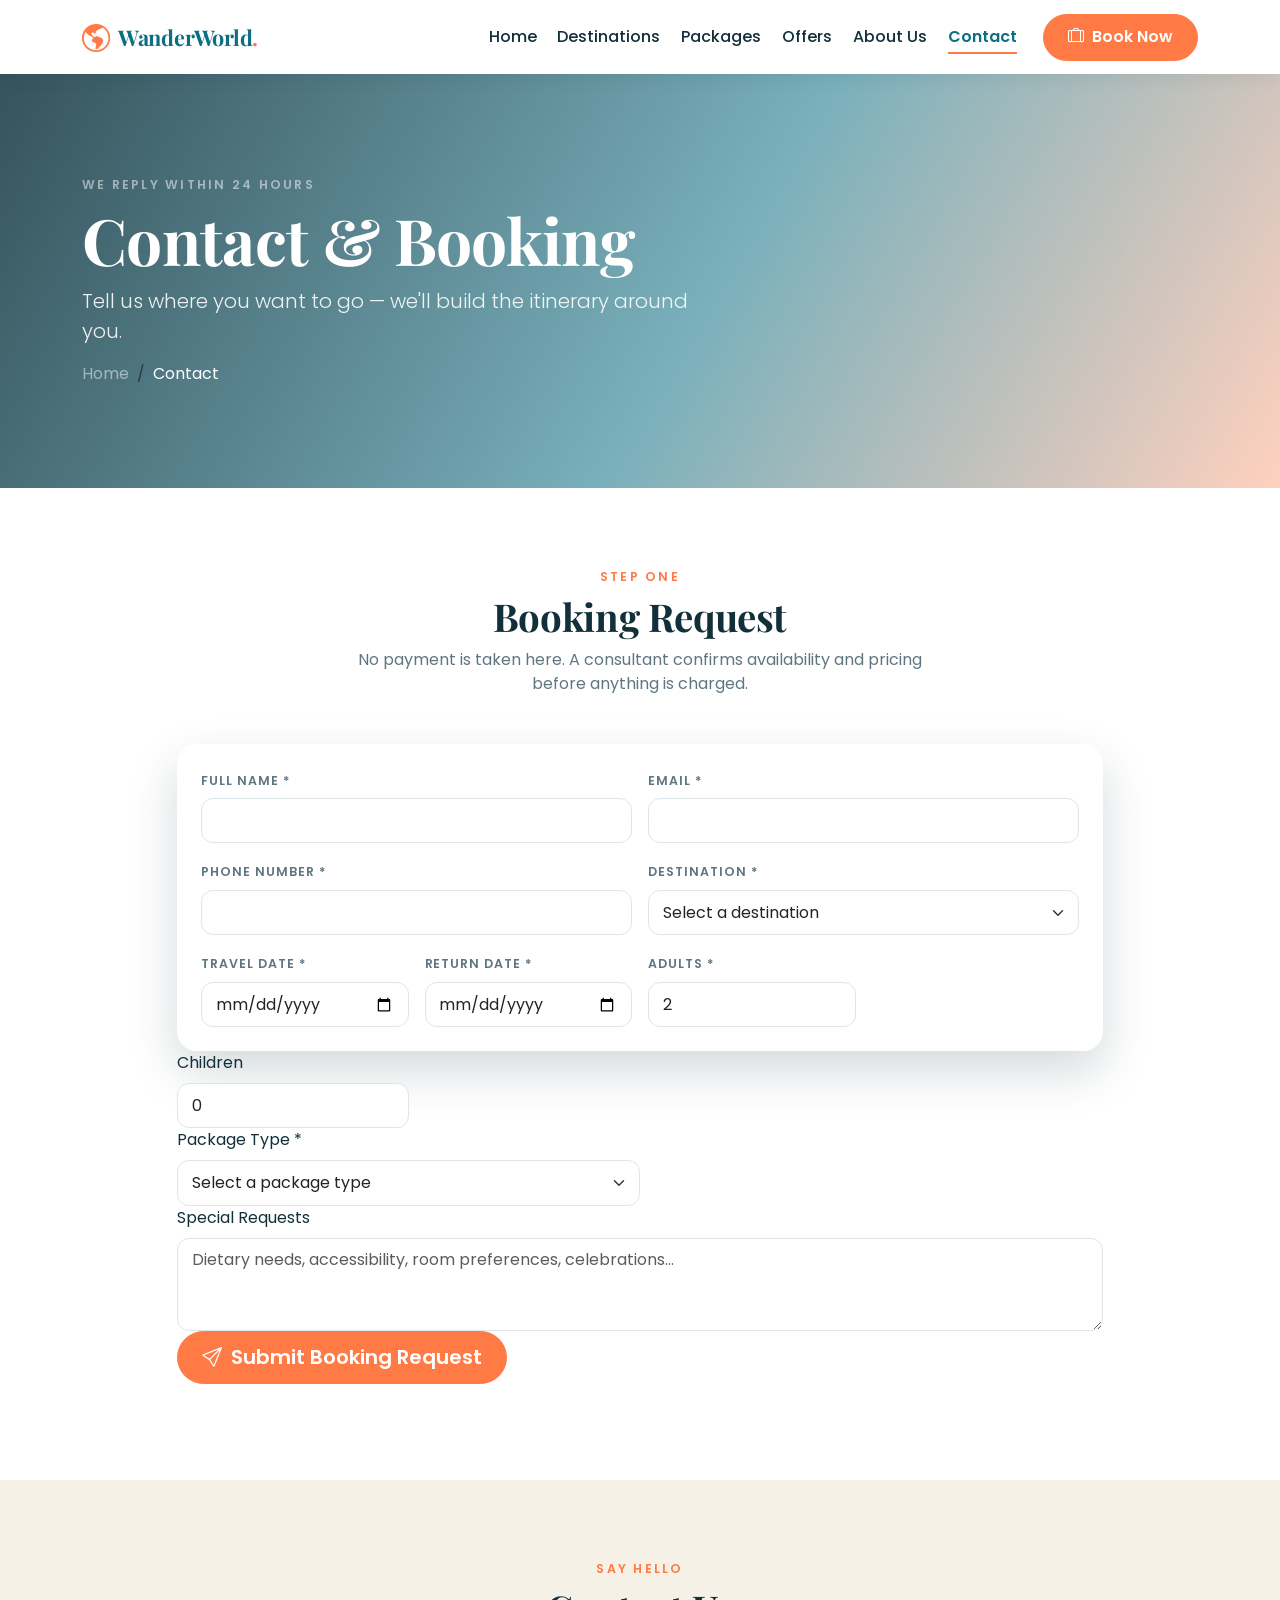
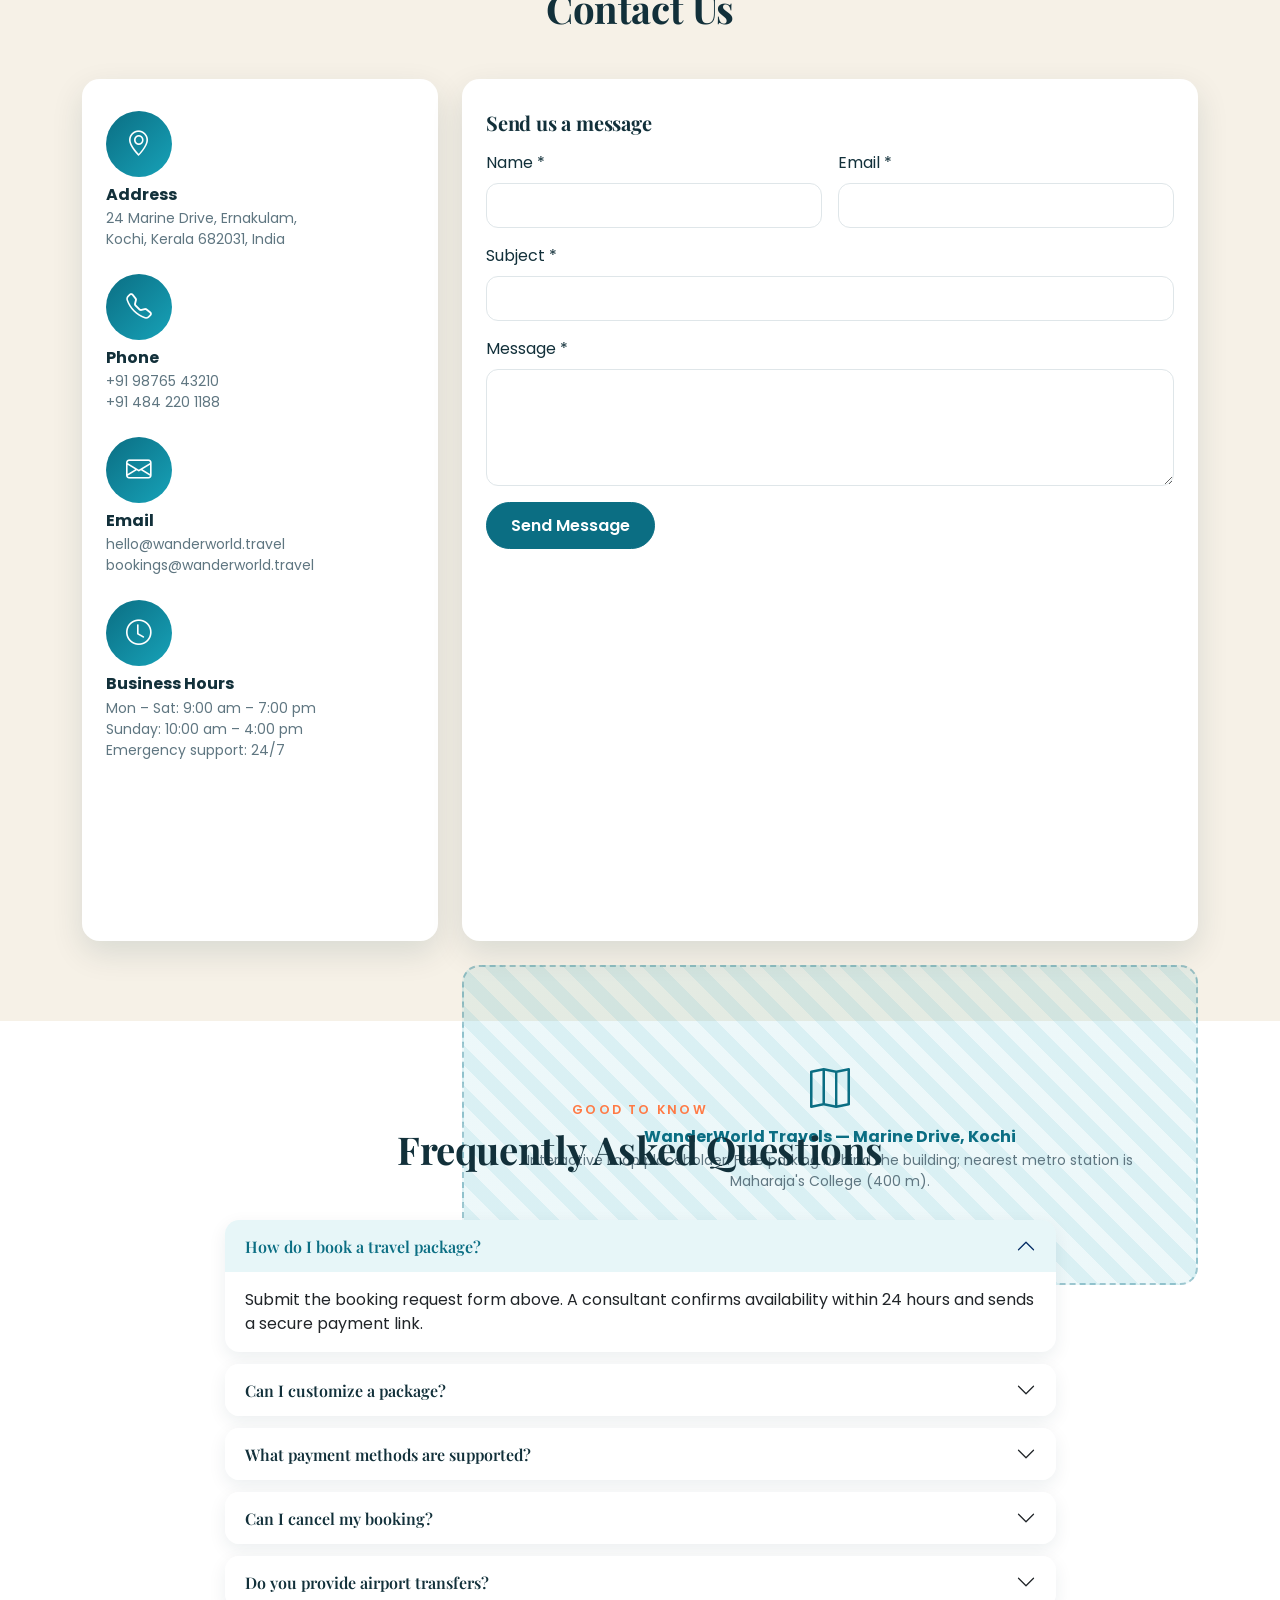
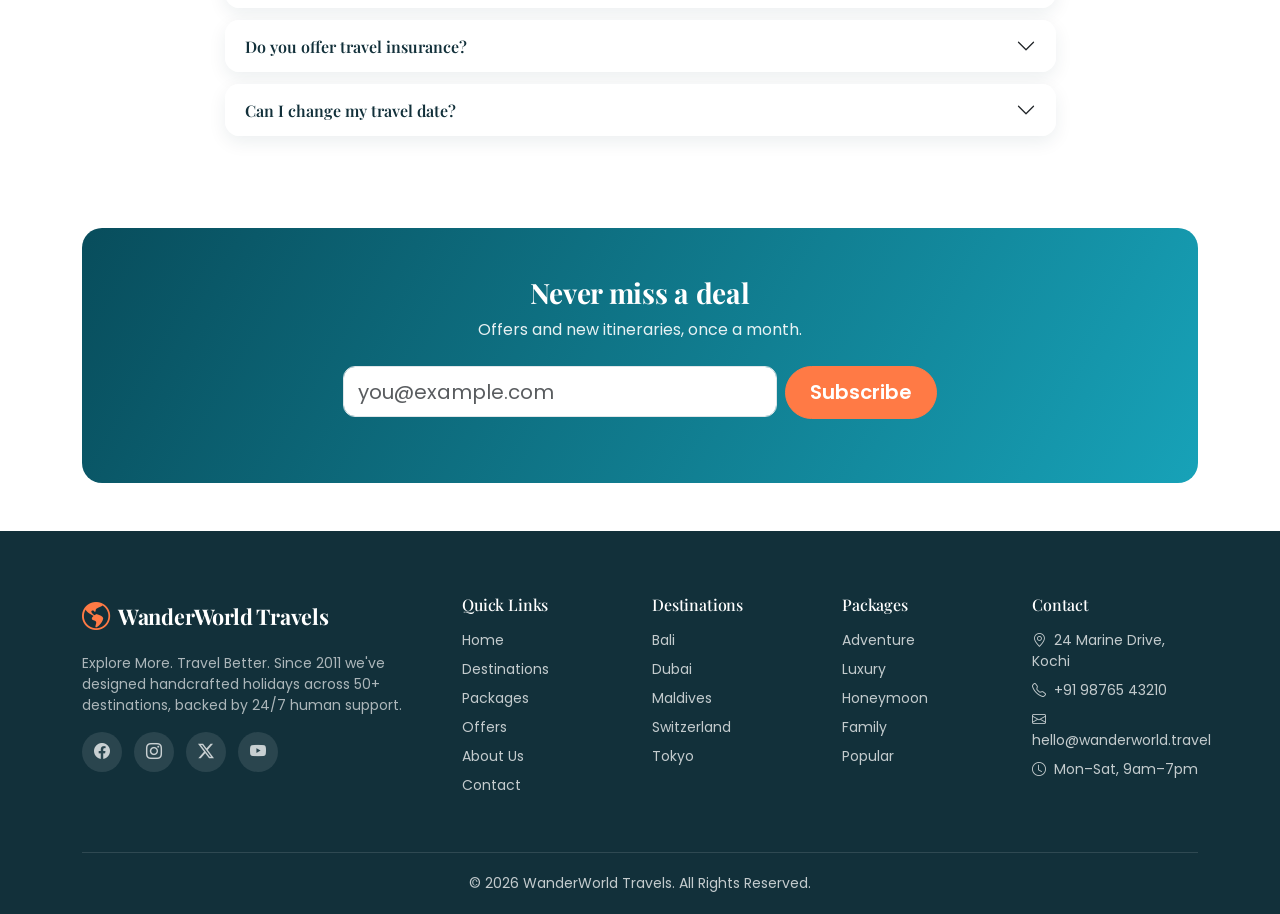
<file: contact.html>
<!DOCTYPE html>
<html lang="en">
<head>
<meta charset="utf-8">
<meta name="viewport" content="width=device-width, initial-scale=1">
<title>Contact &amp; Booking | WanderWorld Travels</title>
<meta name="description" content="Send a booking enquiry or contact WanderWorld Travels — address, phone, email, business hours and a full booking request form.">
<link rel="preconnect" href="https://fonts.googleapis.com">
<link rel="preconnect" href="https://fonts.gstatic.com" crossorigin>
<link href="https://fonts.googleapis.com/css2?family=Playfair+Display:wght@600;700&family=Poppins:wght@300;400;500;600&display=swap" rel="stylesheet">
<link href="https://cdn.jsdelivr.net/npm/bootstrap@5.3.3/dist/css/bootstrap.min.css" rel="stylesheet">
<link href="https://cdn.jsdelivr.net/npm/bootstrap-icons@1.11.3/font/bootstrap-icons.min.css" rel="stylesheet">
<link href="css/style.css" rel="stylesheet">
</head>
<body>


<nav class="navbar navbar-expand-lg sticky-top">
  <div class="container">
    <a class="navbar-brand d-flex align-items-center gap-2" href="index.html"><i class="bi bi-globe-americas fs-3"></i><span>WanderWorld<span class="text-sunset">.</span></span></a>
    <button class="navbar-toggler border-0" type="button" data-bs-toggle="offcanvas" data-bs-target="#mainMenu" aria-label="Open navigation menu"><i class="bi bi-list fs-2 text-ocean"></i></button>
    <div class="offcanvas offcanvas-end" tabindex="-1" id="mainMenu">
      <div class="offcanvas-header"><h5 class="offcanvas-title">WanderWorld Travels</h5><button type="button" class="btn-close" data-bs-dismiss="offcanvas" aria-label="Close"></button></div>
      <div class="offcanvas-body align-items-lg-center">
        <ul class="navbar-nav ms-auto mb-3 mb-lg-0">
          <li class="nav-item"><a class="nav-link" data-page="index" href="index.html">Home</a></li>
          <li class="nav-item"><a class="nav-link" data-page="destinations" href="destinations.html">Destinations</a></li>
          <li class="nav-item"><a class="nav-link" data-page="packages" href="packages.html">Packages</a></li>
          <li class="nav-item"><a class="nav-link" href="index.html#offers">Offers</a></li>
          <li class="nav-item"><a class="nav-link" data-page="about" href="about.html">About Us</a></li>
          <li class="nav-item"><a class="nav-link" data-page="contact" href="contact.html">Contact</a></li>
        </ul>
        <a class="btn btn-sunset ms-lg-3" href="#booking"><i class="bi bi-suitcase-lg me-1"></i> Book Now</a>
      </div>
    </div>
  </div>
</nav>

<header class="hero hero-sub" style="background-image:url('https://images.unsplash.com/photo-1436491865332-7a61a109cc05?auto=format&fit=crop&w=1920&q=70')">
  <div class="container py-5">
    <p class="section-kicker text-white-50">We reply within 24 hours</p>
    <h1>Contact &amp; Booking</h1>
    <p class="lead mt-2">Tell us where you want to go — we'll build the itinerary around you.</p>
    <nav aria-label="breadcrumb"><ol class="breadcrumb mb-0">
      <li class="breadcrumb-item"><a class="text-white-50" href="index.html">Home</a></li>
      <li class="breadcrumb-item active text-white" aria-current="page">Contact</li>
    </ol></nav>
  </div>
</header>

<!-- ============ Booking form ============ -->
<section class="section" id="booking">
  <div class="container">
    <div class="text-center mb-5">
      <p class="section-kicker">Step one</p>
      <h2 class="section-title">Booking Request</h2>
      <p class="mx-auto" style="max-width:620px">No payment is taken here. A consultant confirms availability and pricing before anything is charged.</p>
    </div>
    <div class="row justify-content-center">
      <div class="col-lg-10">
        <div class="search-panel">
          <form id="bookingForm" class="row g-3" novalidate>
            <div class="col-12 col-md-6">
              <label class="form-label" for="bookName">Full Name *</label>
              <input type="text" class="form-control" id="bookName" minlength="2" maxlength="80" required>
              <div class="invalid-feedback">Please enter your full name.</div>
            </div>
            <div class="col-12 col-md-6">
              <label class="form-label" for="bookEmail">Email *</label>
              <input type="email" class="form-control" id="bookEmail" maxlength="120" required>
              <div class="invalid-feedback">Enter a valid email address.</div>
            </div>
            <div class="col-12 col-md-6">
              <label class="form-label" for="bookPhone">Phone Number *</label>
              <input type="tel" class="form-control" id="bookPhone" pattern="[0-9+\-\s()]{7,20}" required>
              <div class="invalid-feedback">Enter a valid phone number.</div>
            </div>
            <div class="col-12 col-md-6">
              <label class="form-label" for="bookDestination">Destination *</label>
              <select class="form-select" id="bookDestination" required>
                <option value="">Select a destination</option>
                <option>Paris</option><option>Dubai</option><option>Bali</option><option>Maldives</option>
                <option>Switzerland</option><option>London</option><option>Singapore</option><option>Tokyo</option>
              </select>
              <div class="invalid-feedback">Please choose a destination.</div>
            </div>
            <div class="col-6 col-md-3">
              <label class="form-label" for="bookDeparture">Travel Date *</label>
              <input type="date" class="form-control" id="bookDeparture" required>
              <div class="invalid-feedback">Pick a departure date.</div>
            </div>
            <div class="col-6 col-md-3">
              <label class="form-label" for="bookReturn">Return Date *</label>
              <input type="date" class="form-control" id="bookReturn" required>
              <div class="invalid-feedback">Return must be on or after departure.</div>
            </div>
            <div class="col-6 col-md-3">
              <label class="form-label" for="bookAdults">Adults *</label>
              <input type="number" class="form-control" id="bookAdults" min="1" max="20" value="2" required>
              <div class="invalid-feedback">At least 1 adult.</div>
            </div>
            </div>
            <div class="col-6 col-md-3">
              <label class="form-label" for="bookChildren">Children</label>
              <input type="number" class="form-control" id="bookChildren" min="0" max="10" value="0">
            </div>
            <div class="col-12 col-md-6">
              <label class="form-label" for="bookPackage">Package Type *</label>
              <select class="form-select" id="bookPackage" required>
                <option value="">Select a package type</option>
                <option>Adventure</option><option>Luxury</option><option>Honeymoon</option>
                <option>Family</option><option>Popular</option><option>Fully customised</option>
              </select>
              <div class="invalid-feedback">Please choose a package type.</div>
            </div>
            <div class="col-12">
              <label class="form-label" for="bookNotes">Special Requests</label>
              <textarea class="form-control" id="bookNotes" rows="3" maxlength="500" placeholder="Dietary needs, accessibility, room preferences, celebrations…"></textarea>
            </div>
            <div class="col-12 d-grid d-md-block">
              <button class="btn btn-sunset btn-lg" type="submit"><i class="bi bi-send me-1"></i> Submit Booking Request</button>
            </div>
          </form>
          <div id="bookingAlert" class="mt-3"></div>
        </div>
      </div>
    </div>
  </div>
</section>

<!-- ============ Contact ============ -->
<section class="section section-sand" id="contact">
  <div class="container">
    <div class="text-center mb-5"><p class="section-kicker">Say hello</p><h2 class="section-title">Contact Us</h2></div>
    <div class="row g-4">
      <div class="col-lg-4">
        <div class="feature-card text-start h-100">
          <ul class="list-unstyled mb-0">
            <li class="mb-4"><div class="feature-icon mb-2"><i class="bi bi-geo-alt"></i></div>
              <h6 class="fw-bold mb-1">Address</h6><p class="small mb-0">24 Marine Drive, Ernakulam,<br>Kochi, Kerala 682031, India</p></li>
            <li class="mb-4"><div class="feature-icon mb-2"><i class="bi bi-telephone"></i></div>
              <h6 class="fw-bold mb-1">Phone</h6><p class="small mb-0">+91 98765 43210<br>+91 484 220 1188</p></li>
            <li class="mb-4"><div class="feature-icon mb-2"><i class="bi bi-envelope"></i></div>
              <h6 class="fw-bold mb-1">Email</h6><p class="small mb-0">hello@wanderworld.travel<br>bookings@wanderworld.travel</p></li>
            <li><div class="feature-icon mb-2"><i class="bi bi-clock"></i></div>
              <h6 class="fw-bold mb-1">Business Hours</h6><p class="small mb-0">Mon – Sat: 9:00 am – 7:00 pm<br>Sunday: 10:00 am – 4:00 pm<br>Emergency support: 24/7</p></li>
          </ul>
        </div>
      </div>
      <div class="col-lg-8">
        <div class="feature-card text-start mb-4">
          <h5 class="mb-3">Send us a message</h5>
          <form id="contactForm" class="row g-3" novalidate>
            <div class="col-md-6">
              <label class="form-label" for="contactName">Name *</label>
              <input type="text" class="form-control" id="contactName" minlength="2" maxlength="80" required>
              <div class="invalid-feedback">Please enter your name.</div>
            </div>
            <div class="col-md-6">
              <label class="form-label" for="contactEmail">Email *</label>
              <input type="email" class="form-control" id="contactEmail" maxlength="120" required>
              <div class="invalid-feedback">Enter a valid email address.</div>
            </div>
            <div class="col-12">
              <label class="form-label" for="contactSubject">Subject *</label>
              <input type="text" class="form-control" id="contactSubject" minlength="3" maxlength="120" required>
              <div class="invalid-feedback">Add a short subject.</div>
            </div>
            <div class="col-12">
              <label class="form-label" for="contactMessage">Message *</label>
              <textarea class="form-control" id="contactMessage" rows="4" minlength="10" maxlength="1000" required></textarea>
              <div class="invalid-feedback">Please write at least 10 characters.</div>
            </div>
            <div class="col-12"><button class="btn btn-ocean" type="submit">Send Message</button></div>
          </form>
          <div id="contactAlert" class="mt-3"></div>
        </div>
        <div class="map-placeholder">
          <i class="bi bi-map fs-1"></i>
          <h6 class="fw-bold mt-2 mb-1">WanderWorld Travels — Marine Drive, Kochi</h6>
          <p class="small mb-0">Interactive map placeholder. Free parking behind the building; nearest metro station is Maharaja's College (400 m).</p>
        </div>
      </div>
    </div>
  </div>
</section>

<!-- ============ FAQ ============ -->
<section class="section" id="faq">
  <div class="container">
    <div class="text-center mb-5"><p class="section-kicker">Good to know</p><h2 class="section-title">Frequently Asked Questions</h2></div>
    <div class="row justify-content-center"><div class="col-lg-9">
      <div class="accordion" id="faqAccordion">
        <div class="accordion-item"><h2 class="accordion-header"><button class="accordion-button" type="button" data-bs-toggle="collapse" data-bs-target="#cf1">How do I book a travel package?</button></h2>
          <div id="cf1" class="accordion-collapse collapse show" data-bs-parent="#faqAccordion"><div class="accordion-body">Submit the booking request form above. A consultant confirms availability within 24 hours and sends a secure payment link.</div></div></div>
        <div class="accordion-item"><h2 class="accordion-header"><button class="accordion-button collapsed" type="button" data-bs-toggle="collapse" data-bs-target="#cf2">Can I customize a package?</button></h2>
          <div id="cf2" class="accordion-collapse collapse" data-bs-parent="#faqAccordion"><div class="accordion-body">Always. Extend nights, upgrade hotels, add cities or swap activities — there is no planning fee.</div></div></div>
        <div class="accordion-item"><h2 class="accordion-header"><button class="accordion-button collapsed" type="button" data-bs-toggle="collapse" data-bs-target="#cf3">What payment methods are supported?</button></h2>
          <div id="cf3" class="accordion-collapse collapse" data-bs-parent="#faqAccordion"><div class="accordion-body">Credit and debit cards, bank transfer and UPI, with a 25% deposit option on most itineraries.</div></div></div>
        <div class="accordion-item"><h2 class="accordion-header"><button class="accordion-button collapsed" type="button" data-bs-toggle="collapse" data-bs-target="#cf4">Can I cancel my booking?</button></h2>
          <div id="cf4" class="accordion-collapse collapse" data-bs-parent="#faqAccordion"><div class="accordion-body">Free cancellation within 48 hours of booking; after that a published sliding scale applies.</div></div></div>
        <div class="accordion-item"><h2 class="accordion-header"><button class="accordion-button collapsed" type="button" data-bs-toggle="collapse" data-bs-target="#cf5">Do you provide airport transfers?</button></h2>
          <div id="cf5" class="accordion-collapse collapse" data-bs-parent="#faqAccordion"><div class="accordion-body">Private transfers both ways are included in every package unless stated otherwise.</div></div></div>
        <div class="accordion-item"><h2 class="accordion-header"><button class="accordion-button collapsed" type="button" data-bs-toggle="collapse" data-bs-target="#cf6">Do you offer travel insurance?</button></h2>
          <div id="cf6" class="accordion-collapse collapse" data-bs-parent="#faqAccordion"><div class="accordion-body">Yes — medical, baggage and cancellation cover through licensed partners, addable any time before departure.</div></div></div>
        <div class="accordion-item"><h2 class="accordion-header"><button class="accordion-button collapsed" type="button" data-bs-toggle="collapse" data-bs-target="#cf7">Can I change my travel date?</button></h2>
          <div id="cf7" class="accordion-collapse collapse" data-bs-parent="#faqAccordion"><div class="accordion-body">One free date change up to 30 days before departure, subject to airline and hotel availability.</div></div></div>
      </div>
    </div></div>
  </div>
</section>

<section class="pb-5">
  <div class="container">
    <div class="newsletter text-center">
      <h3>Never miss a deal</h3>
      <p class="mb-4">Offers and new itineraries, once a month.</p>
      <form id="newsletterForm" class="row g-2 justify-content-center" novalidate>
        <div class="col-12 col-md-5"><label class="visually-hidden" for="newsletterEmail">Email address</label>
          <input type="email" class="form-control form-control-lg" id="newsletterEmail" placeholder="you@example.com" required></div>
        <div class="col-12 col-md-auto d-grid"><button class="btn btn-sunset btn-lg" type="submit">Subscribe</button></div>
      </form>
      <div id="newsletterAlert" class="mt-3 text-start"></div>
    </div>
  </div>
</section>

<footer class="footer">
  <div class="container">
    <div class="row g-4">
      <div class="col-12 col-lg-4">
        <a class="navbar-brand d-flex align-items-center gap-2 mb-3" href="index.html"><i class="bi bi-globe-americas fs-3 text-sunset"></i> WanderWorld Travels</a>
        <p class="small">Explore More. Travel Better. Since 2011 we've designed handcrafted holidays across 50+ destinations, backed by 24/7 human support.</p>
        <div class="mt-3">
          <a href="#" class="social-link" aria-label="Facebook"><i class="bi bi-facebook"></i></a>
          <a href="#" class="social-link" aria-label="Instagram"><i class="bi bi-instagram"></i></a>
          <a href="#" class="social-link" aria-label="X"><i class="bi bi-twitter-x"></i></a>
          <a href="#" class="social-link" aria-label="YouTube"><i class="bi bi-youtube"></i></a>
        </div>
      </div>
      <div class="col-6 col-lg-2"><h5 class="h6 mb-3">Quick Links</h5><ul class="small">
        <li><a href="index.html">Home</a></li><li><a href="destinations.html">Destinations</a></li>
        <li><a href="packages.html">Packages</a></li><li><a href="index.html#offers">Offers</a></li>
        <li><a href="about.html">About Us</a></li><li><a href="contact.html">Contact</a></li></ul></div>
      <div class="col-6 col-lg-2"><h5 class="h6 mb-3">Destinations</h5><ul class="small">
        <li><a href="destinations.html">Bali</a></li><li><a href="destinations.html">Dubai</a></li>
        <li><a href="destinations.html">Maldives</a></li><li><a href="destinations.html">Switzerland</a></li>
        <li><a href="destinations.html">Tokyo</a></li></ul></div>
      <div class="col-6 col-lg-2"><h5 class="h6 mb-3">Packages</h5><ul class="small">
        <li><a href="packages.html">Adventure</a></li><li><a href="packages.html">Luxury</a></li>
        <li><a href="packages.html">Honeymoon</a></li><li><a href="packages.html">Family</a></li>
        <li><a href="packages.html">Popular</a></li></ul></div>
      <div class="col-6 col-lg-2"><h5 class="h6 mb-3">Contact</h5><ul class="small">
        <li><i class="bi bi-geo-alt me-2"></i>24 Marine Drive, Kochi</li>
        <li><i class="bi bi-telephone me-2"></i>+91 98765 43210</li>
        <li><i class="bi bi-envelope me-2"></i>hello@wanderworld.travel</li>
        <li><i class="bi bi-clock me-2"></i>Mon–Sat, 9am–7pm</li></ul></div>
    </div>
    <div class="footer-bottom text-center">© 2026 WanderWorld Travels. All Rights Reserved.</div>
  </div>
</footer>

<button id="backToTop" aria-label="Back to top"><i class="bi bi-arrow-up"></i></button>
<script src="https://cdn.jsdelivr.net/npm/bootstrap@5.3.3/dist/js/bootstrap.bundle.min.js"></script>
<script src="js/script.js"></script>
</body>
</html>
</file>
<file: css/style.css>
/* ==========================================================================
   WanderWorld Travels - Custom Stylesheet
   Palette inspired by oceans, beaches and sunsets.
   ========================================================================== */


:root {
  --ww-ocean: #0b6e83;
  --ww-ocean-dark: #084d5c;
  --ww-lagoon: #17a2b8;
  --ww-sand: #f6f1e7;
  --ww-sunset: #ff7a45;
  --ww-sunset-dark: #e85f28;
  --ww-ink: #12303a;
  --ww-muted: #5f7681;
  --ww-shadow: 0 12px 32px rgba(12, 48, 60, 0.12);
  --ww-shadow-lg: 0 20px 48px rgba(12, 48, 60, 0.18);
}

/* ---------- Base ---------- */
html {
  scroll-behavior: smooth;
  scroll-padding-top: 84px;
}

body {
  font-family: "Poppins", "Segoe UI", system-ui, sans-serif;
  color: var(--ww-ink);
  background-color: #fff;
  overflow-x: hidden;
}

h1, h2, h3, h4, h5, .navbar-brand {
  font-family: "Playfair Display", Georgia, serif;
  font-weight: 700;
  letter-spacing: -0.01em;
}

p { color: var(--ww-muted); }

a { text-decoration: none; }

.section {
  padding: 5rem 0;
}

.section-sand { background-color: var(--ww-sand); }

.section-title {
  font-size: clamp(1.75rem, 3vw, 2.5rem);
  margin-bottom: .5rem;
}

.section-kicker {
  text-transform: uppercase;
  letter-spacing: .18em;
  font-size: .78rem;
  font-weight: 600;
  color: var(--ww-sunset);
  margin-bottom: .4rem;
}

.text-ocean { color: var(--ww-ocean) !important; }
.text-sunset { color: var(--ww-sunset) !important; }
.bg-ocean { background-color: var(--ww-ocean) !important; }
.bg-sunset { background-color: var(--ww-sunset) !important; }

/* ---------- Buttons ---------- */
.btn {
  border-radius: 50rem;
  font-weight: 600;
  padding: .65rem 1.5rem;
  transition: transform .25s ease, box-shadow .25s ease, background-color .25s ease;
}

.btn-ocean {
  background-color: var(--ww-ocean);
  border-color: var(--ww-ocean);
  color: #fff;
}
.btn-ocean:hover, .btn-ocean:focus {
  background-color: var(--ww-ocean-dark);
  border-color: var(--ww-ocean-dark);
  color: #fff;
  transform: translateY(-2px);
  box-shadow: var(--ww-shadow);
}

.btn-sunset {
  background-color: var(--ww-sunset);
  border-color: var(--ww-sunset);
  color: #fff;
}
.btn-sunset:hover, .btn-sunset:focus {
  background-color: var(--ww-sunset-dark);
  border-color: var(--ww-sunset-dark);
  color: #fff;
  transform: translateY(-2px);
  box-shadow: var(--ww-shadow);
}
  .btn-outline-ocean {
  border-color: var(--ww-ocean);
  color: var(--ww-ocean);
}
.btn-outline-ocean:hover {
  background-color: var(--ww-ocean);
  color: #fff;
}

.btn-outline-light:hover { color: var(--ww-ink); }

/* ---------- Navbar ---------- */
.navbar {
  background-color: rgba(255, 255, 255, .96);
  backdrop-filter: blur(10px);
  box-shadow: 0 2px 18px rgba(12, 48, 60, .08);
  padding-top: .7rem;
  padding-bottom: .7rem;
}

.navbar-brand {
  font-size: 1.35rem;
  color: var(--ww-ocean);
}
.navbar-brand i { color: var(--ww-sunset); }

.navbar .nav-link {
  font-weight: 500;
  color: var(--ww-ink);
  margin: 0 .15rem;
  position: relative;
}
.navbar .nav-link::after {
  content: "";
  position: absolute;
  left: .5rem;
  right: .5rem;
  bottom: .2rem;
  height: 2px;
  background: var(--ww-sunset);
  transform: scaleX(0);
  transform-origin: left;
  transition: transform .25s ease;
}
.navbar .nav-link:hover::after,
.navbar .nav-link.active::after { transform: scaleX(1); }
.navbar .nav-link.active { color: var(--ww-ocean); font-weight: 600; }
/* ---------- Hero ---------- */
.hero {
  position: relative;
  min-height: 88vh;
  display: flex;
  align-items: center;
  background-size: cover;
  background-position: center;
  color: #fff;
}
.hero::before {
  content: "";
  position: absolute;
  inset: 0;
  background: linear-gradient(120deg, rgba(8, 45, 56, .82), rgba(11, 110, 131, .55) 55%, rgba(255, 122, 69, .35));
}
.hero > .container { position: relative; z-index: 2; }
.hero h1 {
  font-size: clamp(2.2rem, 5.2vw, 4rem);
  color: #fff;
}
.hero p.lead { color: rgba(255, 255, 255, .9); max-width: 620px; }

.hero-sub {
  min-height: 46vh;
}

/* Search panel */
.search-panel {
  background: rgba(255, 255, 255, .97);
  border-radius: 1.25rem;
  padding: 1.5rem;
  box-shadow: var(--ww-shadow-lg);
}
.search-panel label {
  font-size: .78rem;
  font-weight: 600;
  text-transform: uppercase;
  letter-spacing: .08em;
  color: var(--ww-muted);
}

.form-control, .form-select {
  border-radius: .75rem;
  padding: .6rem .85rem;
  border-color: #dfe6e9;
}
.form-control:focus, .form-select:focus {
  border-color: var(--ww-lagoon);
  box-shadow: 0 0 0 .2rem rgba(23, 162, 184, .18);
}

/* ---------- Cards ---------- */
.card {
  border: none;
  border-radius: 1.1rem;
  overflow: hidden;
  box-shadow: var(--ww-shadow);
  transition: transform .3s ease, box-shadow .3s ease;
  height: 100%;
}
.card:hover {
  transform: translateY(-6px);
  box-shadow: var(--ww-shadow-lg);
}

.card-img-wrap {
  position: relative;
  overflow: hidden;
  aspect-ratio: 4 / 3;
}
.card-img-wrap img {
  width: 100%;
  height: 100%;
  object-fit: cover;
  transition: transform .6s ease;
}
.card:hover .card-img-wrap img { transform: scale(1.08); }

.card-price {
  position: absolute;
  bottom: .75rem;
  left: .75rem;
  background: rgba(255, 255, 255, .94);
  color: var(--ww-ocean);
  font-weight: 700;
  border-radius: 50rem;
  padding: .3rem .85rem;
  font-size: .85rem;
}

.badge-cat {
  border-radius: 50rem;
  padding: .4rem .75rem;
  font-weight: 600;
  letter-spacing: .03em;
}

.rating i { color: #f5b301; font-size: .85rem; }
/* ---------- Feature cards ---------- */
.feature-card {
  background: #fff;
  border-radius: 1.1rem;
  padding: 2rem 1.5rem;
  text-align: center;
  box-shadow: var(--ww-shadow);
  transition: transform .3s ease, box-shadow .3s ease;
  height: 100%;
}
.feature-card:hover { transform: translateY(-6px); box-shadow: var(--ww-shadow-lg); }
.feature-icon {
  width: 66px;
  height: 66px;
  border-radius: 50%;
  display: inline-flex;
  align-items: center;
  justify-content: center;
  font-size: 1.6rem;
  color: #fff;
  background: linear-gradient(135deg, var(--ww-ocean), var(--ww-lagoon));
  margin-bottom: 1rem;
}

/* ---------- Experience tiles ---------- */
.experience-tile {
  position: relative;
  border-radius: 1.1rem;
  overflow: hidden;
  min-height: 260px;
  display: flex;
  align-items: flex-end;
  box-shadow: var(--ww-shadow);
}
.experience-tile img {
  position: absolute;
  inset: 0;
  width: 100%;
  height: 100%;
  object-fit: cover;
  transition: transform .6s ease;
}
.experience-tile::after {
  content: "";
  position: absolute;
  inset: 0;
  background: linear-gradient(to top, rgba(8, 45, 56, .88), rgba(8, 45, 56, .05) 65%);
}
.experience-tile:hover img { transform: scale(1.08); }
.experience-body {
  position: relative;
  z-index: 2;
  padding: 1.4rem;
  color: #fff;
}
.experience-body h5 { color: #fff; margin-bottom: .25rem; }
.experience-body p { color: rgba(255, 255, 255, .82); font-size: .9rem; margin: 0; }
/* ---------- Offers ---------- */
.offer-card {
  border-radius: 1.1rem;
  padding: 1.75rem;
  color: #fff;
  height: 100%;
  box-shadow: var(--ww-shadow);
  transition: transform .3s ease;
}
.offer-card:hover { transform: translateY(-6px); }
.offer-1 { background: linear-gradient(135deg, #0b6e83, #17a2b8); }
.offer-2 { background: linear-gradient(135deg, #ff7a45, #ffb26b); }
.offer-3 { background: linear-gradient(135deg, #2f6f5e, #66b394); }
.offer-4 { background: linear-gradient(135deg, #3b3b6d, #7a6ff0); }
.offer-card h4, .offer-card p { color: #fff; }
.offer-card p { opacity: .9; }

.countdown {
  display: flex;
  gap: .5rem;
  margin-top: 1rem;
}
.countdown div {
  background: rgba(255, 255, 255, .18);
  border-radius: .65rem;
  padding: .45rem .5rem;
  text-align: center;
  flex: 1;
}
.countdown span {
  display: block;
  font-weight: 700;
  font-size: 1.1rem;
  line-height: 1.1;
}
.countdown small { font-size: .65rem; opacity: .85; text-transform: uppercase; }

/* ---------- Stats ---------- */
.stat-box {
  text-align: center;
  padding: 1.25rem .5rem;
}
.stat-number {
  font-family: "Playfair Display", Georgia, serif;
  font-size: clamp(1.8rem, 4vw, 2.75rem);
  font-weight: 700;
  color: var(--ww-ocean);
}
.stat-label {
  font-size: .85rem;
  text-transform: uppercase;
  letter-spacing: .1em;
  color: var(--ww-muted);
}
/* ---------- Testimonials ---------- */
.testimonial-card {
  background: #fff;
  border-radius: 1.1rem;
  padding: 2rem;
  box-shadow: var(--ww-shadow);
  max-width: 720px;
  margin: 0 auto;
  text-align: center;
}
.testimonial-avatar {
  width: 78px;
  height: 78px;
  border-radius: 50%;
  object-fit: cover;
  border: 4px solid var(--ww-sand);
  margin-bottom: .75rem;
}
.carousel-control-prev, .carousel-control-next { width: 5%; }
.carousel-control-prev-icon, .carousel-control-next-icon {
  background-color: var(--ww-ocean);
  border-radius: 50%;
  padding: 1.1rem;
  background-size: 45%;
}

/* ---------- Accordion ---------- */
.accordion-item {
  border: none;
  border-radius: .9rem !important;
  margin-bottom: .75rem;
  overflow: hidden;
  box-shadow: 0 6px 18px rgba(12, 48, 60, .08);
}
.accordion-button {
  font-weight: 600;
  color: var(--ww-ink);
}
.accordion-button:not(.collapsed) {
  background-color: rgba(23, 162, 184, .1);
  color: var(--ww-ocean);
  box-shadow: none;
}
.accordion-button:focus { box-shadow: none; }

/* ---------- Newsletter ---------- */
.newsletter {
  background: linear-gradient(120deg, var(--ww-ocean-dark), var(--ww-lagoon));
  color: #fff;
  border-radius: 1.25rem;
  padding: 3rem 2rem;
}
.newsletter h3, .newsletter p { color: #fff; }
.newsletter p { opacity: .9; }
/* ---------- Map placeholder ---------- */
.map-placeholder {
  border-radius: 1.1rem;
  min-height: 320px;
  background:
    repeating-linear-gradient(45deg, rgba(23, 162, 184, .08) 0 14px, rgba(23, 162, 184, .16) 14px 28px);
  display: flex;
  align-items: center;
  justify-content: center;
  flex-direction: column;
  color: var(--ww-ocean);
  border: 2px dashed rgba(11, 110, 131, .35);
  text-align: center;
  padding: 1.5rem;
}

/* ---------- Footer ---------- */
.footer {
  background-color: var(--ww-ink);
  color: rgba(255, 255, 255, .75);
  padding-top: 4rem;
}
.footer h5, .footer .navbar-brand { color: #fff; }
.footer a { color: rgba(255, 255, 255, .75); transition: color .2s ease, padding-left .2s ease; }
.footer a:hover { color: var(--ww-sunset); padding-left: 4px; }
.footer p { color: rgba(255, 255, 255, .65); }
.footer ul { list-style: none; padding: 0; }
.footer li { margin-bottom: .5rem; }
.social-link {
  width: 40px;
  height: 40px;
  border-radius: 50%;
  display: inline-flex;
  align-items: center;
  justify-content: center;
  background: rgba(255, 255, 255, .1);
  margin-right: .5rem;
}
.social-link:hover { background: var(--ww-sunset); color: #fff !important; padding-left: 0 !important; }
.footer-bottom {
  border-top: 1px solid rgba(255, 255, 255, .12);
  margin-top: 2.5rem;
  padding: 1.25rem 0;
  font-size: .875rem;
}

/* ---------- Back to top ---------- */
#backToTop {
  position: fixed;
  right: 1.25rem;
  bottom: 1.25rem;
  width: 46px;
  height: 46px;
  border-radius: 50%;
  border: none;
  background: var(--ww-sunset);
  color: #fff;
  display: none;
  align-items: center;
  justify-content: center;
  box-shadow: var(--ww-shadow);
  z-index: 1030;
}
#backToTop.show { display: flex; }
#backToTop:hover { background: var(--ww-sunset-dark); }
/* ---------- Scroll reveal ---------- */
.reveal {
  opacity: 0;
  transform: translateY(24px);
  transition: opacity .6s ease, transform .6s ease;
}
.reveal.visible { opacity: 1; transform: none; }

@media (prefers-reduced-motion: reduce) {
  .reveal { opacity: 1; transform: none; transition: none; }
  html { scroll-behavior: auto; }
}

/* ---------- Empty state ---------- */
.empty-state {
  text-align: center;
  padding: 3rem 1rem;
  background: #fff;
  border-radius: 1.1rem;
  box-shadow: var(--ww-shadow);
}
.empty-state i { font-size: 3rem; color: var(--ww-lagoon); }

/* ---------- Responsive tweaks ---------- */
@media (max-width: 991.98px) {
  .hero { min-height: 92vh; padding: 6rem 0 3rem; }
  .section { padding: 3.5rem 0; }
  .navbar .nav-link::after { display: none; }
}
</file>
